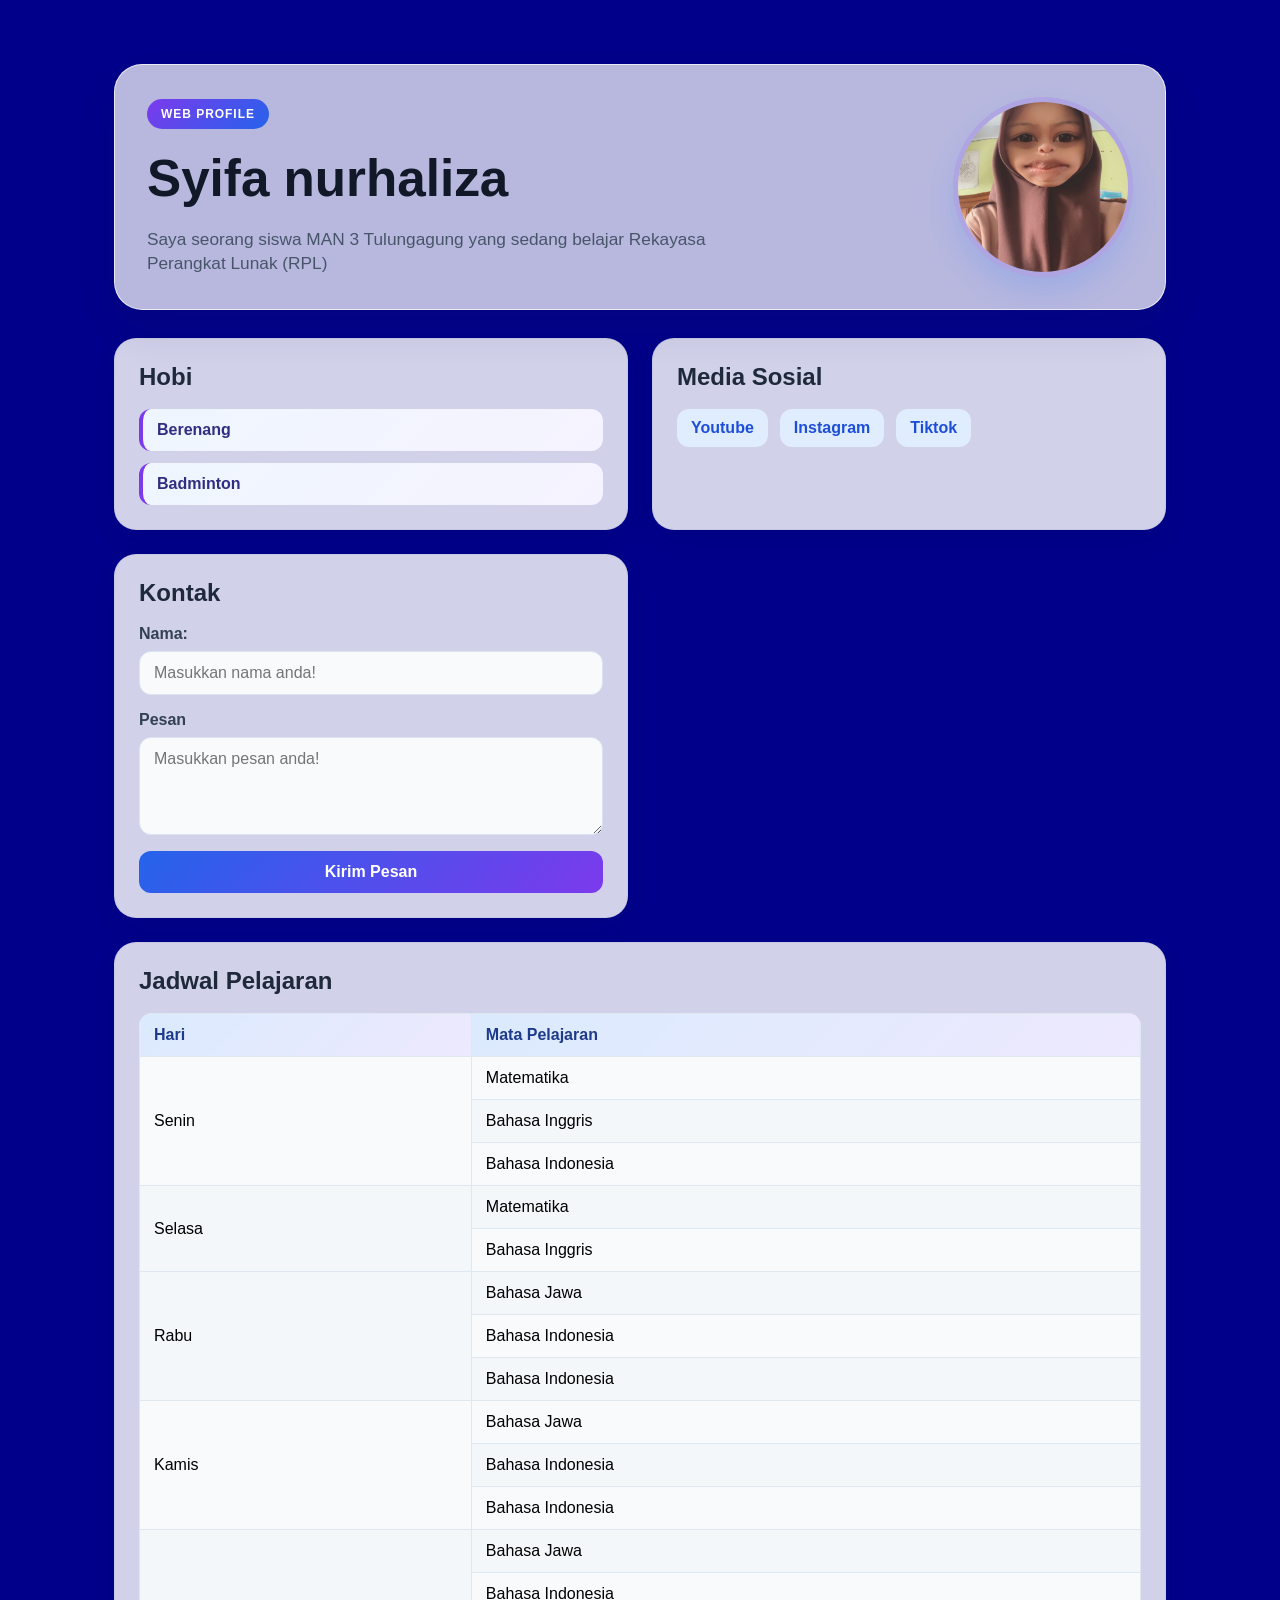
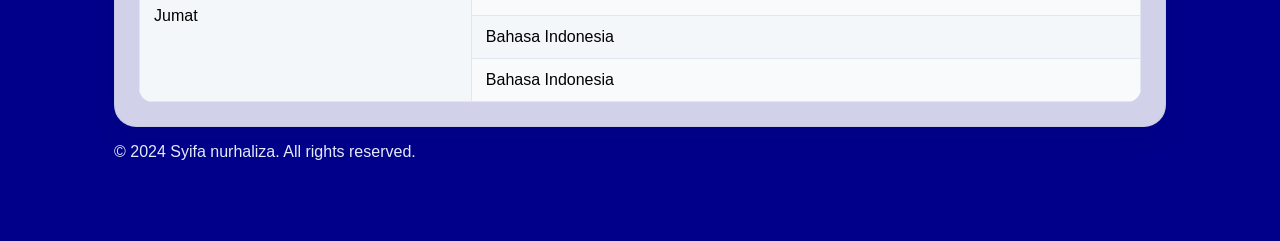
<file: index.html>
<!doctype html>
<html lang="en">
  <head>
    <meta charset="UTF-8" />
    <meta name="viewport" content="width=device-width, initial-scale=1.0" />
    <title>Web Profile</title>
    <link rel="stylesheet" href="style.css" />
  </head>

  <body class="page">
    <header class="hero">
      <div class="profile-content">
        <span class="badge">Web Profile</span>
        <h1 id="text1" class="judul judul-besar">Syifa nurhaliza</h1>
        <p id="text2" class="judul">
          Saya seorang siswa MAN 3 Tulungagung yang sedang belajar Rekayasa
          Perangkat Lunak (RPL)
        </p>
      </div>
      <img class="profile-photo" src="IMG_7363.jpeg" alt="photo profile" />
    </header>

    <main class="content-grid">
      <section class="card">
        <h2>Hobi</h2>
        <ul class="hobby-list">
          <li>Berenang</li>
          <li>Badminton</li>
        </ul>
      </section>

      <section class="card">
        <h2>Media Sosial</h2>
        <div class="social-links">
          <a href="#"> Youtube </a>
          <a href="syfaaa.hlza">Instagram</a>
          <a href="syfaa.nhlza">Tiktok</a>
        </div>
      </section>

      <section class="card form-card">
        <h2>Kontak</h2>
        <form>
          <div class="field-group">
            <label>Nama:</label>
            <input type="text" placeholder="Masukkan nama anda!" />
          </div>
          <div class="field-group">
            <label>Pesan</label>
            <textarea rows="4" placeholder="Masukkan pesan anda!"></textarea>
          </div>
          <button type="submit">Kirim Pesan</button>
        </form>
      </section>

      <section class="card schedule-card">
        <h2>Jadwal Pelajaran</h2>
        <table>
          <thead>
            <tr>
              <th>Hari</th>
              <th>Mata Pelajaran</th>
            </tr>
          </thead>
          <tbody>
            <tr>
              <td rowspan="3">Senin</td>
              <td>Matematika</td>
            </tr>
            <tr>
              <td>Bahasa Inggris</td>
            </tr>
            <tr>
              <td>Bahasa Indonesia</td>
            </tr>
            <tr>
              <td rowspan="2">Selasa</td>
              <td>Matematika</td>
            </tr>
            <tr>
              <td>Bahasa Inggris</td>
            </tr>
            <tr>
              <td rowspan="3">Rabu</td>
              <td>Bahasa Jawa</td>
            </tr>
            <tr>
              <td>Bahasa Indonesia</td>
            </tr>
            <tr>
              <td>Bahasa Indonesia</td>
            </tr>
            <tr>
              <td rowspan="3">Kamis</td>
              <td>Bahasa Jawa</td>
            </tr>
            <tr>
              <td>Bahasa Indonesia</td>
            </tr>
            <tr>
              <td>Bahasa Indonesia</td>
            </tr>
            <tr>
              <td rowspan="4">Jumat</td>
              <td>Bahasa Jawa</td>
            </tr>
            <tr>
              <td>Bahasa Indonesia</td>
            </tr>
            <tr>
              <td>Bahasa Indonesia</td>
            </tr>
            <tr>
              <td>Bahasa Indonesia</td>
            </tr>
          </tbody>
        </table>
      </section>
    </main>
    <footer class="footer">
      <p>&copy; 2024 Syifa nurhaliza. All rights reserved.</p>
    </footer>
  </body>
</html>
</file>
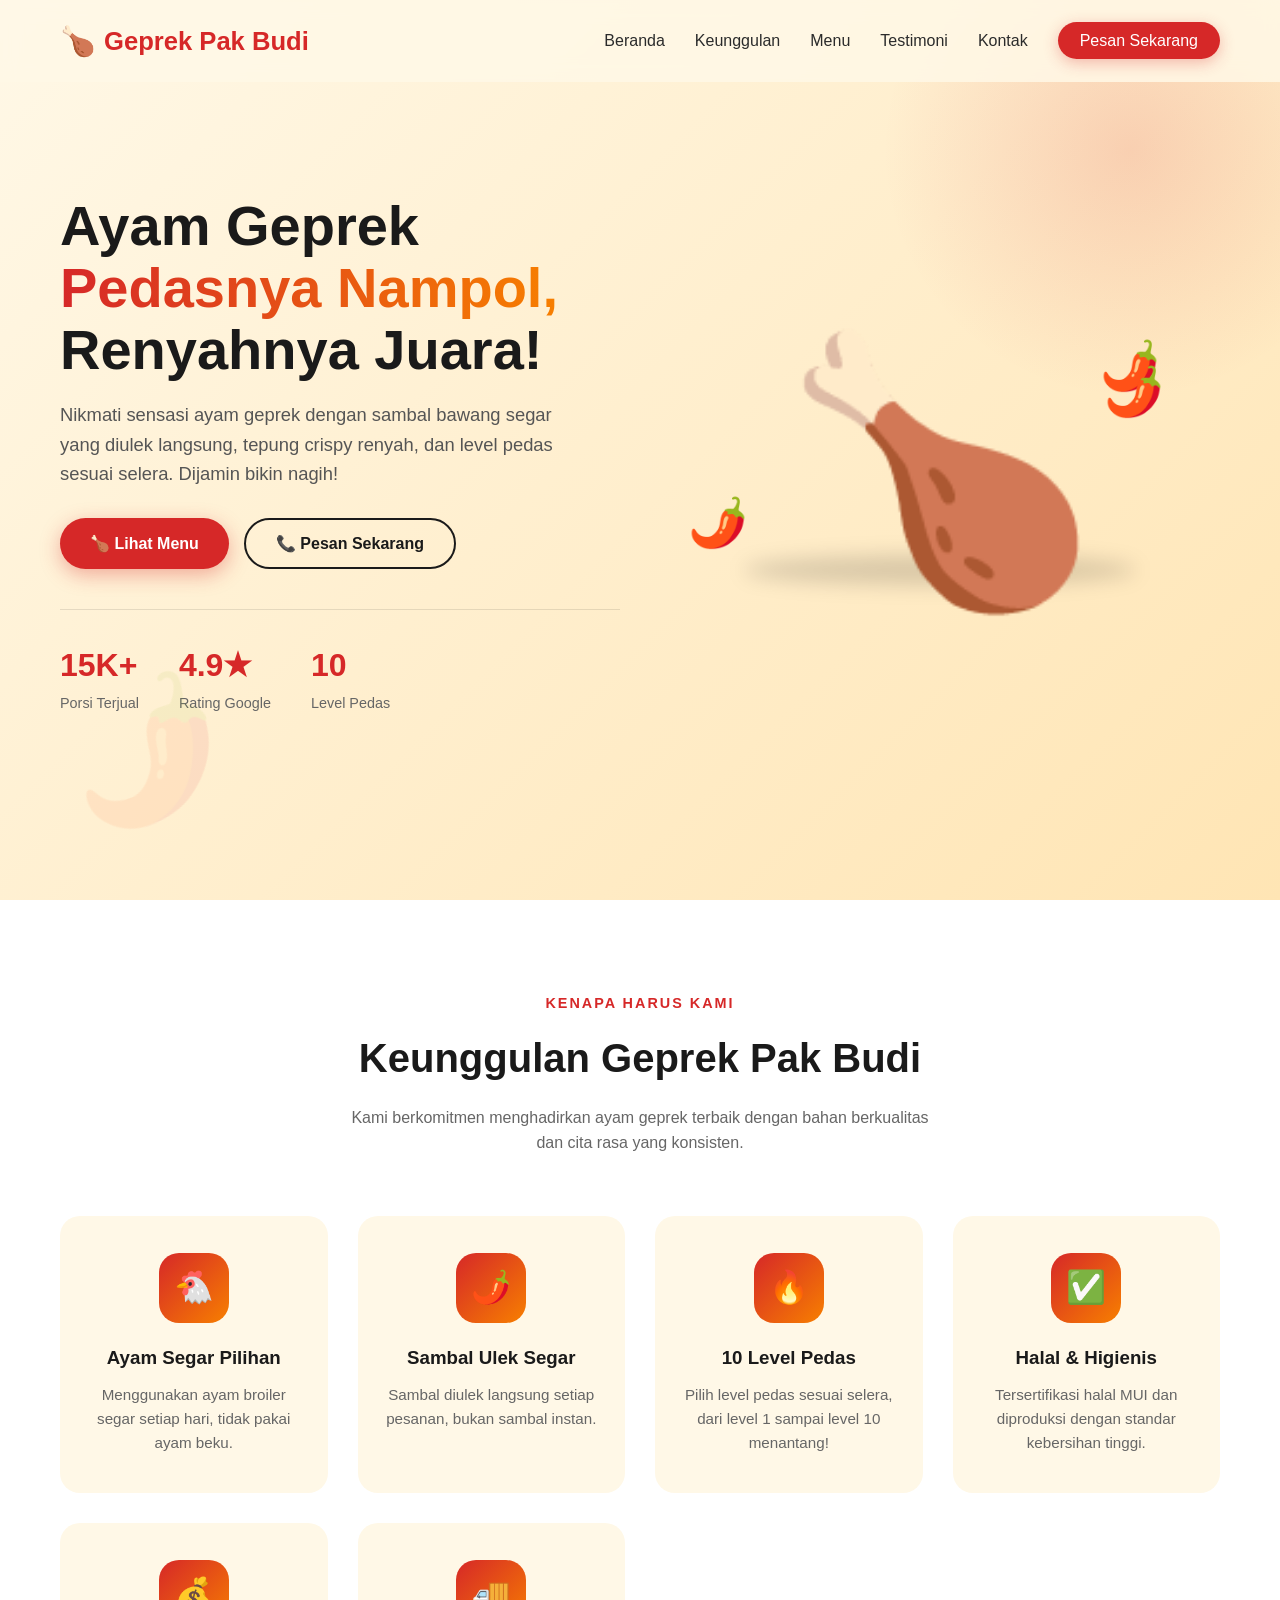
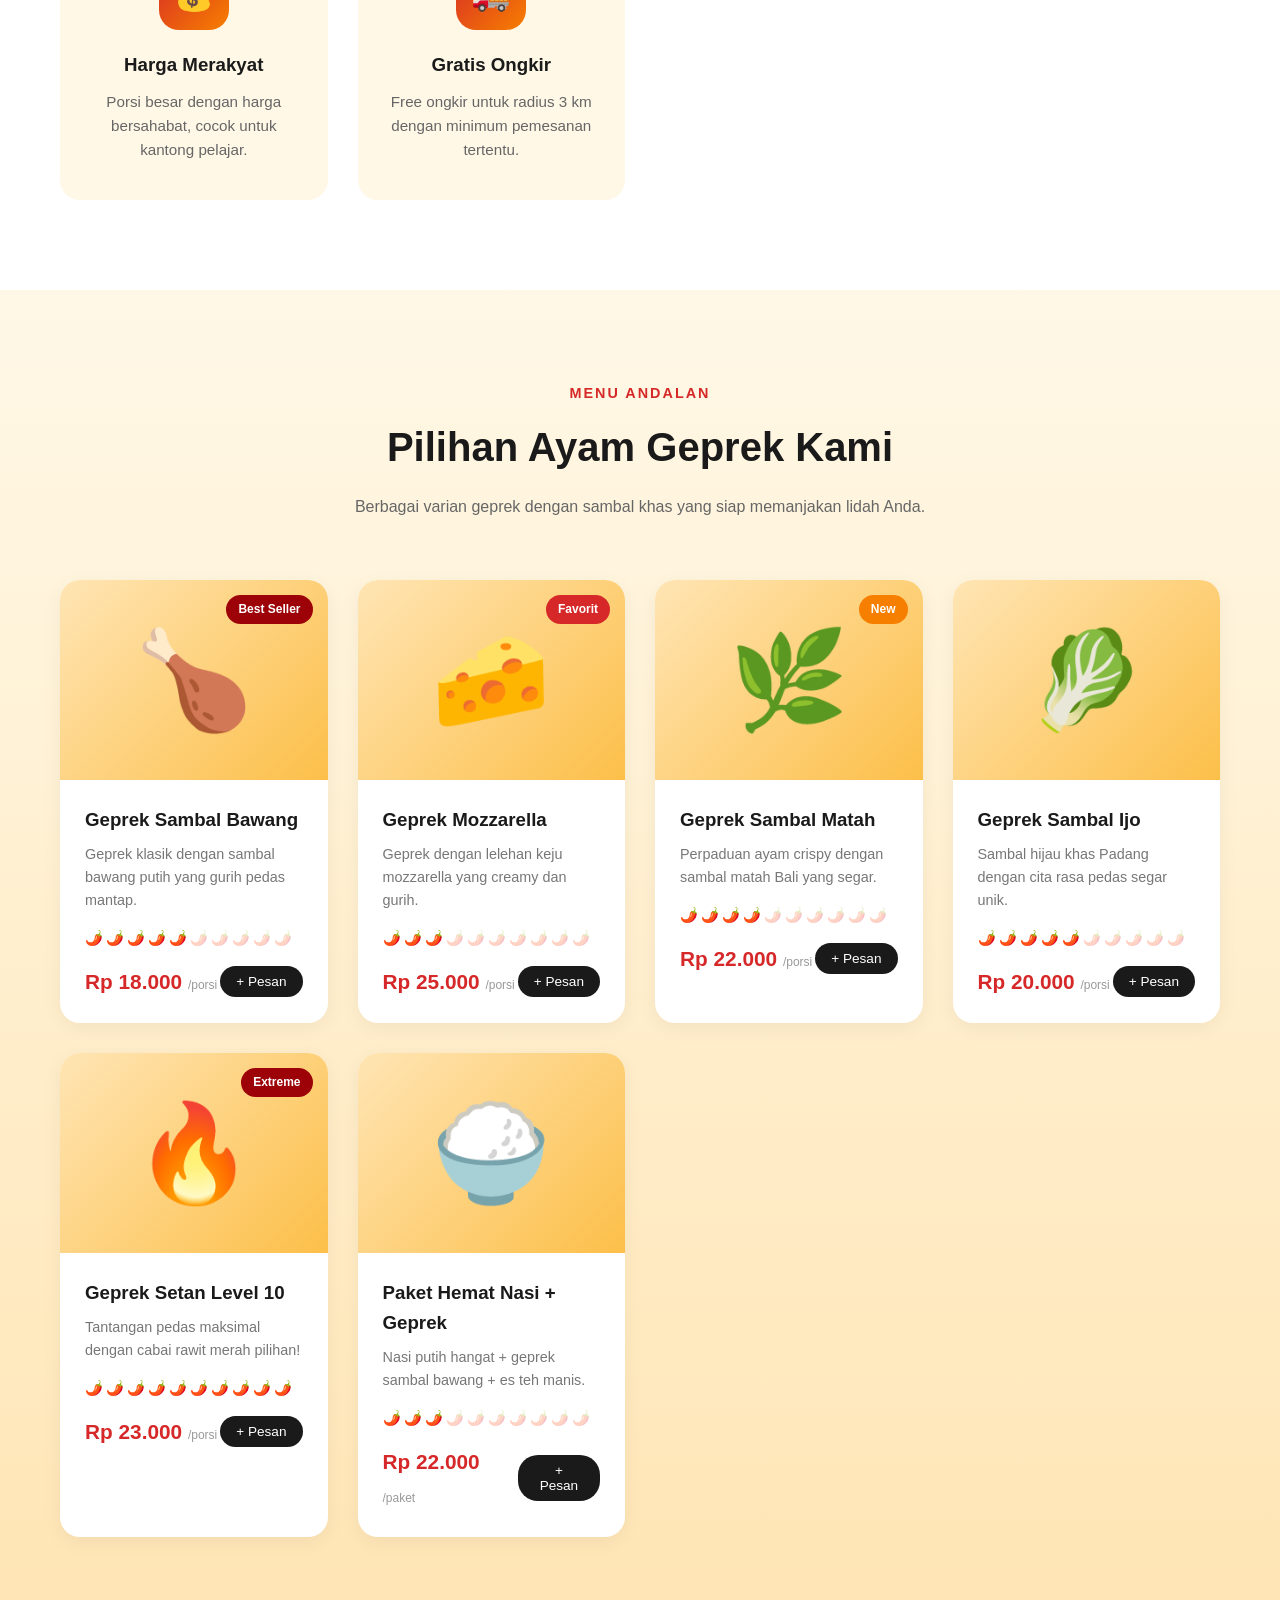
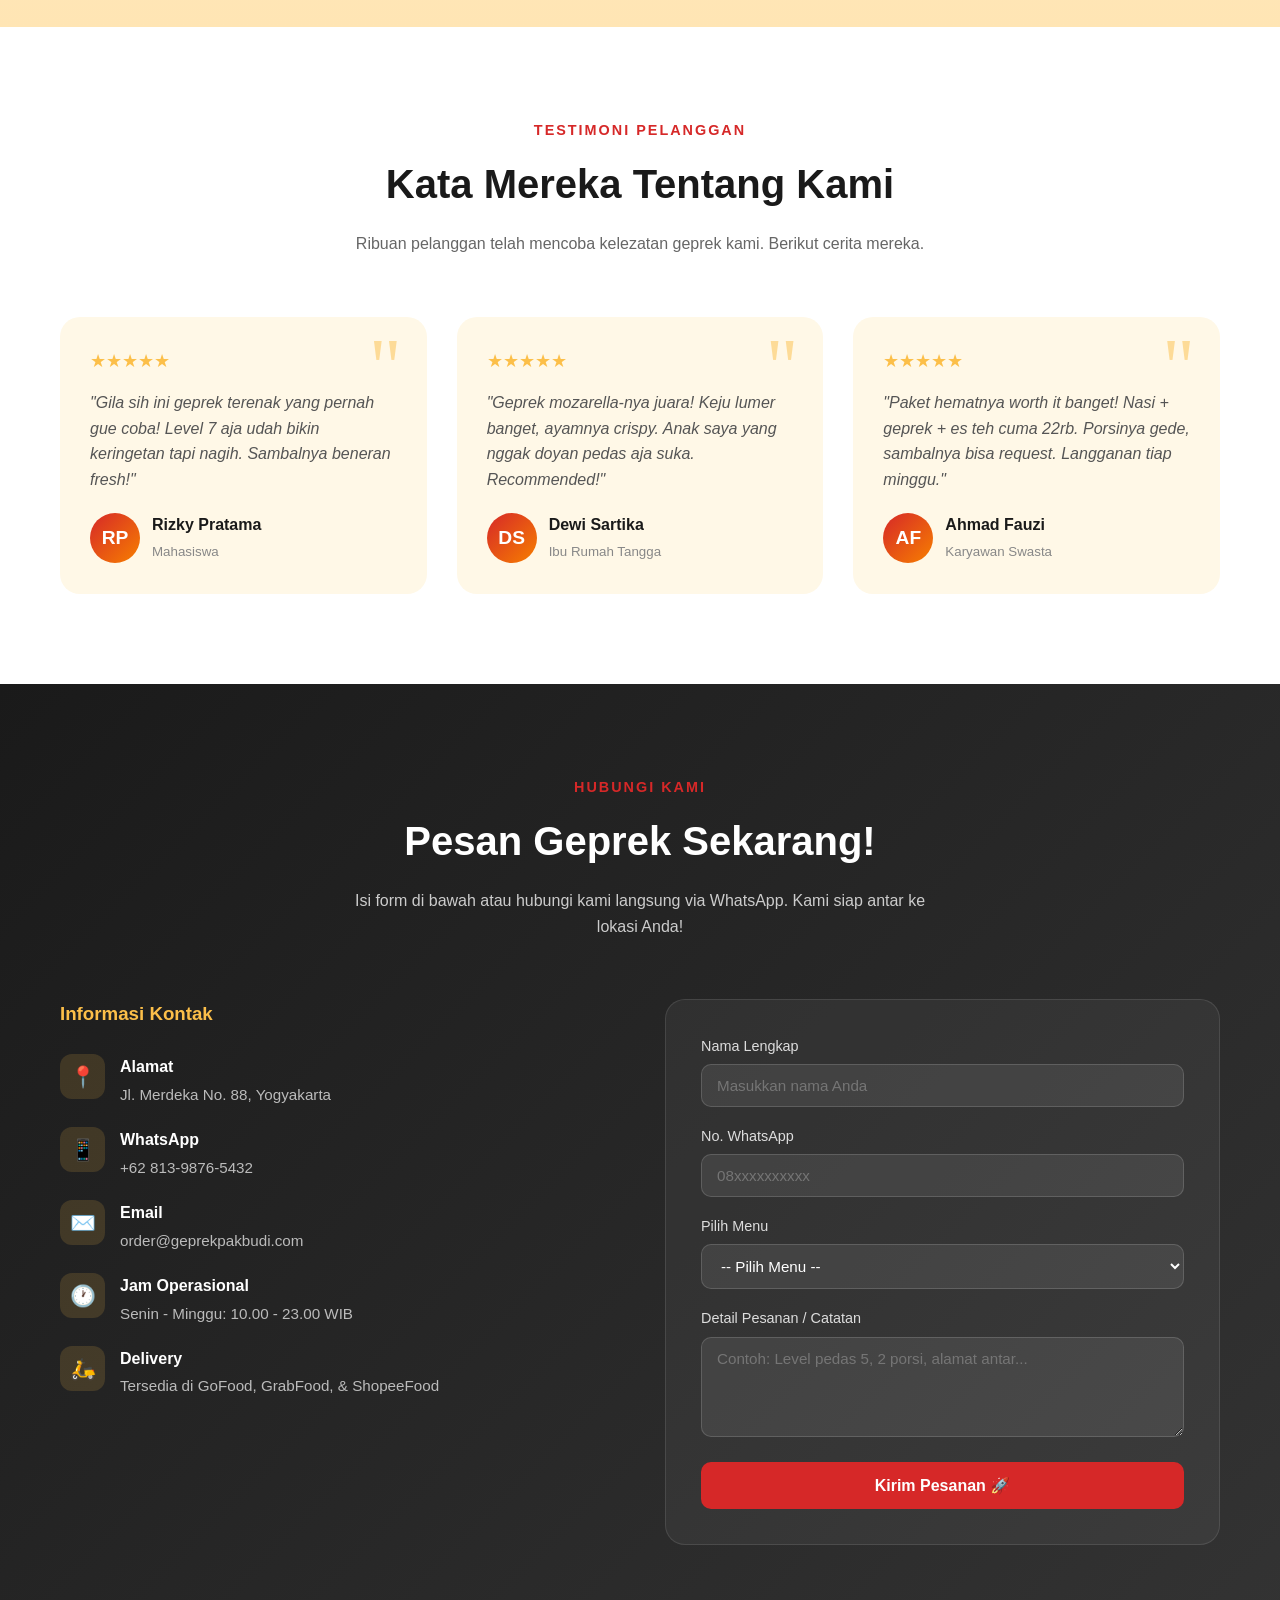
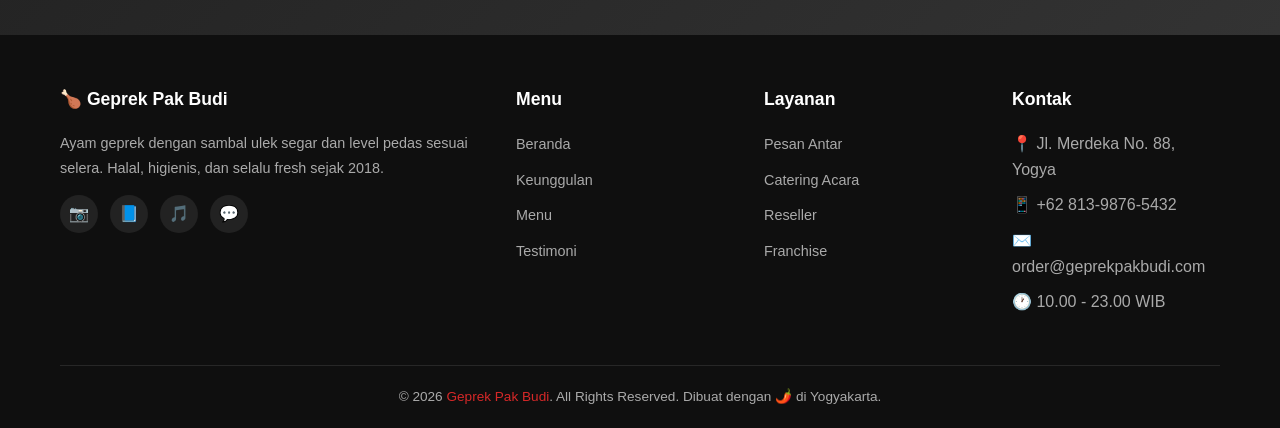
<file: Landing Page/index.html>
<!DOCTYPE html>
<html lang="id">
<head>
<meta charset="UTF-8" />
<meta name="viewport" content="width=device-width, initial-scale=1.0"/>
<title>Geprek Pak Budi - Pedasnya Nampol, Renyahnya Juara!</title>
<style>
  /* ============ RESET & BASE ============ */
  * { margin: 0; padding: 0; box-sizing: border-box; }
  html { scroll-behavior: smooth; }
  body {
    font-family: 'Segoe UI', Tahoma, sans-serif;
    color: #2b2b2b;
    line-height: 1.6;
    background: #fff8e7;
    overflow-x: hidden;
  }
  a { text-decoration: none; color: inherit; }
  ul { list-style: none; }
  img { max-width: 100%; display: block; }

  :root {
    --primary: #d62828;
    --secondary: #fcbf49;
    --dark: #1a1a1a;
    --light: #fff8e7;
    --accent: #f77f00;
    --shadow: 0 10px 30px rgba(214,40,40,.15);
  }

  .container { max-width: 1200px; margin: 0 auto; padding: 0 20px; }

  /* ============ NAVBAR ============ */
  .navbar {
    position: fixed; top: 0; left: 0; width: 100%;
    padding: 18px 0;
    background: rgba(255,248,231,.85);
    backdrop-filter: blur(10px);
    z-index: 1000;
    transition: all .3s ease;
  }
  .navbar.scrolled {
    padding: 12px 0;
    background: rgba(255,248,231,.98);
    box-shadow: 0 2px 20px rgba(0,0,0,.08);
  }
  .nav-wrap {
    display: flex; justify-content: space-between; align-items: center;
  }
  .logo {
    font-size: 1.6rem; font-weight: 800;
    color: var(--primary);
    display: flex; align-items: center; gap: 8px;
  }
  .logo span { font-size: 1.8rem; }
  .nav-links { display: flex; gap: 30px; }
  .nav-links a {
    font-weight: 500; position: relative;
    transition: color .3s;
  }
  .nav-links a::after {
    content: ''; position: absolute; bottom: -5px; left: 0;
    width: 0; height: 2px; background: var(--primary);
    transition: width .3s;
  }
  .nav-links a:hover { color: var(--primary); }
  .nav-links a:hover::after { width: 100%; }
  .btn-cta {
    background: var(--primary); color: #fff !important;
    padding: 10px 22px; border-radius: 30px;
    font-weight: 600; transition: all .3s;
    box-shadow: 0 4px 15px rgba(214,40,40,.3);
  }
  .btn-cta:hover {
    background: #9d0208; transform: translateY(-2px);
    box-shadow: 0 6px 20px rgba(214,40,40,.4);
  }
  .hamburger {
    display: none; flex-direction: column; gap: 5px;
    cursor: pointer; background: none; border: none;
  }
  .hamburger span {
    width: 25px; height: 3px; background: var(--dark);
    transition: all .3s; border-radius: 2px;
  }
  .hamburger.active span:nth-child(1) { transform: translateY(8px) rotate(45deg); }
  .hamburger.active span:nth-child(2) { opacity: 0; }
  .hamburger.active span:nth-child(3) { transform: translateY(-8px) rotate(-45deg); }

  /* ============ HERO ============ */
  .hero {
    min-height: 100vh;
    display: flex; align-items: center;
    background: linear-gradient(135deg, #fff8e7 0%, #ffe5b4 100%);
    position: relative; overflow: hidden;
    padding: 100px 0 60px;
  }
  .hero::before {
    content: ''; position: absolute;
    width: 500px; height: 500px; border-radius: 50%;
    background: radial-gradient(circle, rgba(214,40,40,.15), transparent 70%);
    top: -100px; right: -100px;
  }
  .hero::after {
    content: '🌶️'; position: absolute;
    font-size: 8rem; opacity: .08;
    bottom: 5%; left: 5%;
    transform: rotate(-20deg);
  }
  .hero-grid {
    display: grid; grid-template-columns: 1fr 1fr;
    gap: 40px; align-items: center;
  }
  .hero-text h1 {
    font-size: 3.5rem; line-height: 1.1;
    color: var(--dark); margin-bottom: 20px;
  }
  .hero-text h1 span {
    color: var(--primary);
    background: linear-gradient(90deg, var(--primary), var(--accent));
    -webkit-background-clip: text;
    -webkit-text-fill-color: transparent;
    background-clip: text;
  }
  .hero-text p {
    font-size: 1.15rem; color: #555;
    margin-bottom: 30px; max-width: 500px;
  }
  .hero-buttons { display: flex; gap: 15px; flex-wrap: wrap; }
  .btn-primary, .btn-secondary {
    padding: 14px 30px; border-radius: 30px;
    font-weight: 600; cursor: pointer; border: none;
    font-size: 1rem; transition: all .3s;
    display: inline-flex; align-items: center; gap: 8px;
  }
  .btn-primary {
    background: var(--primary); color: #fff;
    box-shadow: 0 6px 20px rgba(214,40,40,.35);
  }
  .btn-primary:hover { background: #9d0208; transform: translateY(-3px); }
  .btn-secondary {
    background: transparent; color: var(--dark);
    border: 2px solid var(--dark);
  }
  .btn-secondary:hover { background: var(--dark); color: #fff; }

  .hero-image {
    position: relative; text-align: center;
    font-size: 16rem; line-height: 1;
    animation: float 4s ease-in-out infinite;
  }
  .hero-image .chili {
    position: absolute; font-size: 3rem;
    animation: spin 8s linear infinite;
  }
  .hero-image .chili:nth-child(2) { top: 10%; right: 10%; animation-delay: 0s; }
  .hero-image .chili:nth-child(3) { bottom: 20%; left: 5%; animation-delay: -2s; }
  .hero-image .chili:nth-child(4) { top: 50%; right: 0; animation-delay: -4s; font-size: 2rem; }
  .hero-image::after {
    content: ''; position: absolute;
    bottom: 5%; left: 50%; transform: translateX(-50%);
    width: 70%; height: 30px; border-radius: 50%;
    background: rgba(0,0,0,.15); filter: blur(10px);
    z-index: -1;
  }
  @keyframes float {
    0%,100% { transform: translateY(0); }
    50% { transform: translateY(-20px); }
  }
  @keyframes spin {
    0% { transform: rotate(0deg) translateY(0); }
    50% { transform: rotate(180deg) translateY(-10px); }
    100% { transform: rotate(360deg) translateY(0); }
  }

  .hero-stats {
    display: flex; gap: 40px; margin-top: 40px;
    padding-top: 30px; border-top: 1px solid rgba(0,0,0,.1);
  }
  .stat h3 { font-size: 2rem; color: var(--primary); }
  .stat p { font-size: .9rem; color: #666; }

  /* ============ SECTION COMMON ============ */
  section { padding: 90px 0; }
  .section-title { text-align: center; margin-bottom: 60px; }
  .section-title small {
    color: var(--primary); font-weight: 600;
    letter-spacing: 2px; text-transform: uppercase;
    font-size: .9rem;
  }
  .section-title h2 {
    font-size: 2.5rem; margin-top: 10px;
    color: var(--dark);
  }
  .section-title p {
    max-width: 600px; margin: 15px auto 0;
    color: #666;
  }

  /* ============ KEUNGGULAN ============ */
  .keunggulan { background: #fff; }
  .keunggulan-grid {
    display: grid;
    grid-template-columns: repeat(auto-fit, minmax(240px, 1fr));
    gap: 30px;
  }
  .keunggulan-card {
    background: var(--light);
    padding: 35px 25px; border-radius: 20px;
    text-align: center; transition: all .4s;
    border: 2px solid transparent;
  }
  .keunggulan-card:hover {
    transform: translateY(-10px);
    border-color: var(--secondary);
    box-shadow: var(--shadow);
  }
  .keunggulan-icon {
    width: 70px; height: 70px;
    background: linear-gradient(135deg, var(--primary), var(--accent));
    border-radius: 20px;
    display: flex; align-items: center; justify-content: center;
    font-size: 2rem; margin: 0 auto 20px;
    color: #fff;
  }
  .keunggulan-card h3 { margin-bottom: 10px; color: var(--dark); }
  .keunggulan-card p { color: #666; font-size: .95rem; }

  /* ============ PRODUK ============ */
  .produk { background: linear-gradient(180deg, #fff8e7 0%, #ffe5b4 100%); }
  .produk-grid {
    display: grid;
    grid-template-columns: repeat(auto-fit, minmax(260px, 1fr));
    gap: 30px;
  }
  .produk-card {
    background: #fff; border-radius: 20px;
    overflow: hidden; transition: all .4s;
    box-shadow: 0 5px 20px rgba(0,0,0,.05);
    position: relative;
  }
  .produk-card:hover {
    transform: translateY(-10px);
    box-shadow: 0 15px 40px rgba(214,40,40,.15);
  }
  .produk-img {
    height: 200px;
    background: linear-gradient(135deg, #ffe5b4, #fcbf49);
    display: flex; align-items: center; justify-content: center;
    font-size: 6rem; position: relative;
  }
  .produk-badge {
    position: absolute; top: 15px; right: 15px;
    background: var(--primary); color: #fff;
    padding: 5px 12px; border-radius: 20px;
    font-size: .75rem; font-weight: 600;
  }
  .produk-badge.new { background: var(--accent); }
  .produk-badge.hot { background: #9d0208; }
  .produk-info { padding: 25px; }
  .produk-info h3 { margin-bottom: 8px; color: var(--dark); }
  .produk-info .desc { color: #777; font-size: .9rem; margin-bottom: 15px; }
  .level-indicator {
    display: flex; gap: 3px; margin-bottom: 15px;
  }
  .level-indicator .chili-small {
    font-size: .9rem;
  }
  .level-indicator .chili-small.off { opacity: .25; }
  .produk-footer {
    display: flex; justify-content: space-between; align-items: center;
  }
  .produk-price { font-size: 1.3rem; font-weight: 700; color: var(--primary); }
  .produk-price small { font-size: .75rem; color: #999; font-weight: 400; }
  .btn-add {
    background: var(--dark); color: #fff;
    border: none; padding: 8px 16px;
    border-radius: 20px; cursor: pointer;
    font-size: .85rem; transition: all .3s;
  }
  .btn-add:hover { background: var(--primary); }

  /* ============ TESTIMONI ============ */
  .testimoni { background: #fff; }
  .testi-grid {
    display: grid;
    grid-template-columns: repeat(auto-fit, minmax(280px, 1fr));
    gap: 30px;
  }
  .testi-card {
    background: var(--light);
    padding: 30px; border-radius: 20px;
    position: relative; transition: all .3s;
  }
  .testi-card:hover { transform: translateY(-5px); box-shadow: var(--shadow); }
  .testi-card::before {
    content: '"'; position: absolute;
    top: 10px; right: 25px;
    font-size: 5rem; color: var(--secondary);
    font-family: Georgia, serif; line-height: 1;
    opacity: .5;
  }
  .testi-stars { color: var(--secondary); margin-bottom: 15px; font-size: 1.1rem; }
  .testi-text { color: #555; margin-bottom: 20px; font-style: italic; }
  .testi-user { display: flex; align-items: center; gap: 12px; }
  .testi-avatar {
    width: 50px; height: 50px; border-radius: 50%;
    background: linear-gradient(135deg, var(--primary), var(--accent));
    display: flex; align-items: center; justify-content: center;
    color: #fff; font-weight: 700; font-size: 1.2rem;
  }
  .testi-user h4 { color: var(--dark); font-size: 1rem; }
  .testi-user small { color: #888; }

  /* ============ KONTAK ============ */
  .kontak {
    background: linear-gradient(135deg, var(--dark) 0%, #333 100%);
    color: #fff;
  }
  .kontak .section-title h2 { color: #fff; }
  .kontak .section-title p { color: #ccc; }
  .kontak-grid {
    display: grid; grid-template-columns: 1fr 1fr;
    gap: 50px;
  }
  .kontak-info h3 { margin-bottom: 25px; color: var(--secondary); }
  .kontak-item {
    display: flex; gap: 15px; margin-bottom: 20px;
    align-items: flex-start;
  }
  .kontak-item .icon {
    width: 45px; height: 45px; border-radius: 12px;
    background: rgba(252,191,73,.15);
    display: flex; align-items: center; justify-content: center;
    font-size: 1.3rem; flex-shrink: 0;
  }
  .kontak-item h4 { color: #fff; margin-bottom: 3px; }
  .kontak-item p { color: #bbb; font-size: .95rem; }

  .kontak-form {
    background: rgba(255,255,255,.05);
    padding: 35px; border-radius: 20px;
    border: 1px solid rgba(255,255,255,.1);
  }
  .form-group { margin-bottom: 18px; }
  .form-group label {
    display: block; margin-bottom: 6px;
    font-size: .9rem; color: #ddd;
  }
  .form-group input, .form-group select, .form-group textarea {
    width: 100%; padding: 12px 15px;
    background: rgba(255,255,255,.08);
    border: 1px solid rgba(255,255,255,.15);
    border-radius: 10px; color: #fff;
    font-family: inherit; font-size: .95rem;
    transition: all .3s;
  }
  .form-group select option { background: var(--dark); color: #fff; }
  .form-group input:focus, .form-group select:focus, .form-group textarea:focus {
    outline: none; border-color: var(--secondary);
    background: rgba(255,255,255,.12);
  }
  .form-group textarea { resize: vertical; min-height: 100px; }
  .form-group .error { color: #ff6b6b; font-size: .8rem; margin-top: 5px; display: none; }
  .form-group.invalid .error { display: block; }
  .form-group.invalid input, .form-group.invalid select, .form-group.invalid textarea { border-color: #ff6b6b; }
  .btn-submit {
    width: 100%; padding: 14px;
    background: var(--primary); color: #fff;
    border: none; border-radius: 10px;
    font-weight: 600; cursor: pointer;
    font-size: 1rem; transition: all .3s;
  }
  .btn-submit:hover { background: #9d0208; }
  .form-success {
    display: none; padding: 15px;
    background: rgba(46,204,113,.15);
    border: 1px solid #2ecc71;
    border-radius: 10px; color: #2ecc71;
    text-align: center; margin-top: 15px;
  }
  .form-success.show { display: block; }

  /* ============ FOOTER ============ */
  footer {
    background: #0f0f0f; color: #aaa;
    padding: 50px 0 20px;
  }
  .footer-grid {
    display: grid;
    grid-template-columns: 2fr 1fr 1fr 1fr;
    gap: 40px; margin-bottom: 40px;
  }
  .footer-col h4 {
    color: #fff; margin-bottom: 18px;
    font-size: 1.1rem;
  }
  .footer-col p { font-size: .9rem; line-height: 1.7; }
  .footer-col ul li { margin-bottom: 10px; }
  .footer-col ul li a {
    font-size: .9rem; transition: color .3s;
  }
  .footer-col ul li a:hover { color: var(--secondary); }
  .social-links { display: flex; gap: 12px; margin-top: 15px; }
  .social-links a {
    width: 38px; height: 38px; border-radius: 50%;
    background: rgba(255,255,255,.08);
    display: flex; align-items: center; justify-content: center;
    transition: all .3s; font-size: 1rem;
  }
  .social-links a:hover {
    background: var(--primary); color: #fff;
    transform: translateY(-3px);
  }
  .footer-bottom {
    border-top: 1px solid rgba(255,255,255,.1);
    padding-top: 20px; text-align: center;
    font-size: .85rem;
  }
  .footer-bottom span { color: var(--primary); }

  /* ============ ANIMATIONS ============ */
  .fade-in {
    opacity: 0; transform: translateY(30px);
    transition: all .8s ease;
  }
  .fade-in.visible { opacity: 1; transform: translateY(0); }

  /* ============ RESPONSIVE ============ */
  @media (max-width: 900px) {
    .hero-grid, .kontak-grid { grid-template-columns: 1fr; }
    .hero-text h1 { font-size: 2.5rem; }
    .hero-image { font-size: 11rem; }
    .footer-grid { grid-template-columns: 1fr 1fr; }
  }
  @media (max-width: 768px) {
    .nav-links {
      position: fixed; top: 70px; right: -100%;
      flex-direction: column; background: #fff;
      width: 70%; height: 100vh;
      padding: 40px 30px; gap: 20px;
      box-shadow: -5px 0 20px rgba(0,0,0,.1);
      transition: right .4s ease;
    }
    .nav-links.active { right: 0; }
    .hamburger { display: flex; }
    .section-title h2 { font-size: 2rem; }
    .hero-stats { flex-wrap: wrap; gap: 20px; }
  }
  @media (max-width: 500px) {
    .footer-grid { grid-template-columns: 1fr; }
    .hero-text h1 { font-size: 2rem; }
    .hero-image { font-size: 8rem; }
  }
</style>
</head>
<body>

<!-- ============ NAVBAR ============ -->
<nav class="navbar" id="navbar">
  <div class="container nav-wrap">
    <a href="#home" class="logo"><span>🍗</span> Geprek Pak Budi</a>
    <ul class="nav-links" id="navLinks">
      <li><a href="#home">Beranda</a></li>
      <li><a href="#keunggulan">Keunggulan</a></li>
      <li><a href="#produk">Menu</a></li>
      <li><a href="#testimoni">Testimoni</a></li>
      <li><a href="#kontak">Kontak</a></li>
      <li><a href="#kontak" class="btn-cta">Pesan Sekarang</a></li>
    </ul>
    <button class="hamburger" id="hamburger" aria-label="Menu">
      <span></span><span></span><span></span>
    </button>
  </div>
</nav>

<!-- ============ HERO ============ -->
<section class="hero" id="home">
  <div class="container hero-grid">
    <div class="hero-text fade-in">
      <h1>Ayam Geprek <span>Pedasnya Nampol,</span> Renyahnya Juara!</h1>
      <p>Nikmati sensasi ayam geprek dengan sambal bawang segar yang diulek langsung, tepung crispy renyah, dan level pedas sesuai selera. Dijamin bikin nagih!</p>
      <div class="hero-buttons">
        <button class="btn-primary" onclick="document.getElementById('produk').scrollIntoView()">🍗 Lihat Menu</button>
        <button class="btn-secondary" onclick="document.getElementById('kontak').scrollIntoView()">📞 Pesan Sekarang</button>
      </div>
      <div class="hero-stats">
        <div class="stat"><h3>15K+</h3><p>Porsi Terjual</p></div>
        <div class="stat"><h3>4.9★</h3><p>Rating Google</p></div>
        <div class="stat"><h3>10</h3><p>Level Pedas</p></div>
      </div>
    </div>
    <div class="hero-image fade-in">
      🍗
      <span class="chili">🌶️</span>
      <span class="chili">🌶️</span>
      <span class="chili">🌶️</span>
    </div>
  </div>
</section>

<!-- ============ KEUNGGULAN ============ -->
<section class="keunggulan" id="keunggulan">
  <div class="container">
    <div class="section-title fade-in">
      <small>Kenapa Harus Kami</small>
      <h2>Keunggulan Geprek Pak Budi</h2>
      <p>Kami berkomitmen menghadirkan ayam geprek terbaik dengan bahan berkualitas dan cita rasa yang konsisten.</p>
    </div>
    <div class="keunggulan-grid">
      <div class="keunggulan-card fade-in">
        <div class="keunggulan-icon">🐔</div>
        <h3>Ayam Segar Pilihan</h3>
        <p>Menggunakan ayam broiler segar setiap hari, tidak pakai ayam beku.</p>
      </div>
      <div class="keunggulan-card fade-in">
        <div class="keunggulan-icon">🌶️</div>
        <h3>Sambal Ulek Segar</h3>
        <p>Sambal diulek langsung setiap pesanan, bukan sambal instan.</p>
      </div>
      <div class="keunggulan-card fade-in">
        <div class="keunggulan-icon">🔥</div>
        <h3>10 Level Pedas</h3>
        <p>Pilih level pedas sesuai selera, dari level 1 sampai level 10 menantang!</p>
      </div>
      <div class="keunggulan-card fade-in">
        <div class="keunggulan-icon">✅</div>
        <h3>Halal & Higienis</h3>
        <p>Tersertifikasi halal MUI dan diproduksi dengan standar kebersihan tinggi.</p>
      </div>
      <div class="keunggulan-card fade-in">
        <div class="keunggulan-icon">💰</div>
        <h3>Harga Merakyat</h3>
        <p>Porsi besar dengan harga bersahabat, cocok untuk kantong pelajar.</p>
      </div>
      <div class="keunggulan-card fade-in">
        <div class="keunggulan-icon">🚚</div>
        <h3>Gratis Ongkir</h3>
        <p>Free ongkir untuk radius 3 km dengan minimum pemesanan tertentu.</p>
      </div>
    </div>
  </div>
</section>

<!-- ============ PRODUK ============ -->
<section class="produk" id="produk">
  <div class="container">
    <div class="section-title fade-in">
      <small>Menu Andalan</small>
      <h2>Pilihan Ayam Geprek Kami</h2>
      <p>Berbagai varian geprek dengan sambal khas yang siap memanjakan lidah Anda.</p>
    </div>
    <div class="produk-grid">
      <div class="produk-card fade-in">
        <div class="produk-img">🍗<span class="produk-badge hot">Best Seller</span></div>
        <div class="produk-info">
          <h3>Geprek Sambal Bawang</h3>
          <p class="desc">Geprek klasik dengan sambal bawang putih yang gurih pedas mantap.</p>
          <div class="level-indicator">
            <span class="chili-small">🌶️</span><span class="chili-small">🌶️</span>
            <span class="chili-small">🌶️</span><span class="chili-small">🌶️</span>
            <span class="chili-small">🌶️</span><span class="chili-small off">🌶️</span>
            <span class="chili-small off">🌶️</span><span class="chili-small off">🌶️</span>
            <span class="chili-small off">🌶️</span><span class="chili-small off">🌶️</span>
          </div>
          <div class="produk-footer">
            <div class="produk-price">Rp 18.000 <small>/porsi</small></div>
            <button class="btn-add">+ Pesan</button>
          </div>
        </div>
      </div>
      <div class="produk-card fade-in">
        <div class="produk-img">🧀<span class="produk-badge">Favorit</span></div>
        <div class="produk-info">
          <h3>Geprek Mozzarella</h3>
          <p class="desc">Geprek dengan lelehan keju mozzarella yang creamy dan gurih.</p>
          <div class="level-indicator">
            <span class="chili-small">🌶️</span><span class="chili-small">🌶️</span>
            <span class="chili-small">🌶️</span><span class="chili-small off">🌶️</span>
            <span class="chili-small off">🌶️</span><span class="chili-small off">🌶️</span>
            <span class="chili-small off">🌶️</span><span class="chili-small off">🌶️</span>
            <span class="chili-small off">🌶️</span><span class="chili-small off">🌶️</span>
          </div>
          <div class="produk-footer">
            <div class="produk-price">Rp 25.000 <small>/porsi</small></div>
            <button class="btn-add">+ Pesan</button>
          </div>
        </div>
      </div>
      <div class="produk-card fade-in">
        <div class="produk-img">🌿<span class="produk-badge new">New</span></div>
        <div class="produk-info">
          <h3>Geprek Sambal Matah</h3>
          <p class="desc">Perpaduan ayam crispy dengan sambal matah Bali yang segar.</p>
          <div class="level-indicator">
            <span class="chili-small">🌶️</span><span class="chili-small">🌶️</span>
            <span class="chili-small">🌶️</span><span class="chili-small">🌶️</span>
            <span class="chili-small off">🌶️</span><span class="chili-small off">🌶️</span>
            <span class="chili-small off">🌶️</span><span class="chili-small off">🌶️</span>
            <span class="chili-small off">🌶️</span><span class="chili-small off">🌶️</span>
          </div>
          <div class="produk-footer">
            <div class="produk-price">Rp 22.000 <small>/porsi</small></div>
            <button class="btn-add">+ Pesan</button>
          </div>
        </div>
      </div>
      <div class="produk-card fade-in">
        <div class="produk-img">🥬</div>
        <div class="produk-info">
          <h3>Geprek Sambal Ijo</h3>
          <p class="desc">Sambal hijau khas Padang dengan cita rasa pedas segar unik.</p>
          <div class="level-indicator">
            <span class="chili-small">🌶️</span><span class="chili-small">🌶️</span>
            <span class="chili-small">🌶️</span><span class="chili-small">🌶️</span>
            <span class="chili-small">🌶️</span><span class="chili-small off">🌶️</span>
            <span class="chili-small off">🌶️</span><span class="chili-small off">🌶️</span>
            <span class="chili-small off">🌶️</span><span class="chili-small off">🌶️</span>
          </div>
          <div class="produk-footer">
            <div class="produk-price">Rp 20.000 <small>/porsi</small></div>
            <button class="btn-add">+ Pesan</button>
          </div>
        </div>
      </div>
      <div class="produk-card fade-in">
        <div class="produk-img">🔥<span class="produk-badge hot">Extreme</span></div>
        <div class="produk-info">
          <h3>Geprek Setan Level 10</h3>
          <p class="desc">Tantangan pedas maksimal dengan cabai rawit merah pilihan!</p>
          <div class="level-indicator">
            <span class="chili-small">🌶️</span><span class="chili-small">🌶️</span>
            <span class="chili-small">🌶️</span><span class="chili-small">🌶️</span>
            <span class="chili-small">🌶️</span><span class="chili-small">🌶️</span>
            <span class="chili-small">🌶️</span><span class="chili-small">🌶️</span>
            <span class="chili-small">🌶️</span><span class="chili-small">🌶️</span>
          </div>
          <div class="produk-footer">
            <div class="produk-price">Rp 23.000 <small>/porsi</small></div>
            <button class="btn-add">+ Pesan</button>
          </div>
        </div>
      </div>
      <div class="produk-card fade-in">
        <div class="produk-img">🍚</div>
        <div class="produk-info">
          <h3>Paket Hemat Nasi + Geprek</h3>
          <p class="desc">Nasi putih hangat + geprek sambal bawang + es teh manis.</p>
          <div class="level-indicator">
            <span class="chili-small">🌶️</span><span class="chili-small">🌶️</span>
            <span class="chili-small">🌶️</span><span class="chili-small off">🌶️</span>
            <span class="chili-small off">🌶️</span><span class="chili-small off">🌶️</span>
            <span class="chili-small off">🌶️</span><span class="chili-small off">🌶️</span>
            <span class="chili-small off">🌶️</span><span class="chili-small off">🌶️</span>
          </div>
          <div class="produk-footer">
            <div class="produk-price">Rp 22.000 <small>/paket</small></div>
            <button class="btn-add">+ Pesan</button>
          </div>
        </div>
      </div>
    </div>
  </div>
</section>

<!-- ============ TESTIMONI ============ -->
<section class="testimoni" id="testimoni">
  <div class="container">
    <div class="section-title fade-in">
      <small>Testimoni Pelanggan</small>
      <h2>Kata Mereka Tentang Kami</h2>
      <p>Ribuan pelanggan telah mencoba kelezatan geprek kami. Berikut cerita mereka.</p>
    </div>
    <div class="testi-grid">
      <div class="testi-card fade-in">
        <div class="testi-stars">★★★★★</div>
        <p class="testi-text">"Gila sih ini geprek terenak yang pernah gue coba! Level 7 aja udah bikin keringetan tapi nagih. Sambalnya beneran fresh!"</p>
        <div class="testi-user">
          <div class="testi-avatar">RP</div>
          <div><h4>Rizky Pratama</h4><small>Mahasiswa</small></div>
        </div>
      </div>
      <div class="testi-card fade-in">
        <div class="testi-stars">★★★★★</div>
        <p class="testi-text">"Geprek mozarella-nya juara! Keju lumer banget, ayamnya crispy. Anak saya yang nggak doyan pedas aja suka. Recommended!"</p>
        <div class="testi-user">
          <div class="testi-avatar">DS</div>
          <div><h4>Dewi Sartika</h4><small>Ibu Rumah Tangga</small></div>
        </div>
      </div>
      <div class="testi-card fade-in">
        <div class="testi-stars">★★★★★</div>
        <p class="testi-text">"Paket hematnya worth it banget! Nasi + geprek + es teh cuma 22rb. Porsinya gede, sambalnya bisa request. Langganan tiap minggu."</p>
        <div class="testi-user">
          <div class="testi-avatar">AF</div>
          <div><h4>Ahmad Fauzi</h4><small>Karyawan Swasta</small></div>
        </div>
      </div>
    </div>
  </div>
</section>

<!-- ============ KONTAK ============ -->
<section class="kontak" id="kontak">
  <div class="container">
    <div class="section-title fade-in">
      <small>Hubungi Kami</small>
      <h2>Pesan Geprek Sekarang!</h2>
      <p>Isi form di bawah atau hubungi kami langsung via WhatsApp. Kami siap antar ke lokasi Anda!</p>
    </div>
    <div class="kontak-grid">
      <div class="kontak-info fade-in">
        <h3>Informasi Kontak</h3>
        <div class="kontak-item">
          <div class="icon">📍</div>
          <div><h4>Alamat</h4><p>Jl. Merdeka No. 88, Yogyakarta</p></div>
        </div>
        <div class="kontak-item">
          <div class="icon">📱</div>
          <div><h4>WhatsApp</h4><p>+62 813-9876-5432</p></div>
        </div>
        <div class="kontak-item">
          <div class="icon">✉️</div>
          <div><h4>Email</h4><p>order@geprekpakbudi.com</p></div>
        </div>
        <div class="kontak-item">
          <div class="icon">🕐</div>
          <div><h4>Jam Operasional</h4><p>Senin - Minggu: 10.00 - 23.00 WIB</p></div>
        </div>
        <div class="kontak-item">
          <div class="icon">🛵</div>
          <div><h4>Delivery</h4><p>Tersedia di GoFood, GrabFood, & ShopeeFood</p></div>
        </div>
      </div>

      <form class="kontak-form fade-in" id="contactForm" novalidate>
        <div class="form-group">
          <label for="nama">Nama Lengkap</label>
          <input type="text" id="nama" name="nama" placeholder="Masukkan nama Anda" required>
          <span class="error">Nama wajib diisi (min. 3 karakter)</span>
        </div>
        <div class="form-group">
          <label for="hp">No. WhatsApp</label>
          <input type="tel" id="hp" name="hp" placeholder="08xxxxxxxxxx" required>
          <span class="error">Nomor WhatsApp tidak valid</span>
        </div>
        <div class="form-group">
          <label for="menu">Pilih Menu</label>
          <select id="menu" name="menu" required>
            <option value="">-- Pilih Menu --</option>
            <option value="Geprek Sambal Bawang">Geprek Sambal Bawang</option>
            <option value="Geprek Mozzarella">Geprek Mozzarella</option>
            <option value="Geprek Sambal Matah">Geprek Sambal Matah</option>
            <option value="Geprek Sambal Ijo">Geprek Sambal Ijo</option>
            <option value="Geprek Setan Level 10">Geprek Setan Level 10</option>
            <option value="Paket Hemat">Paket Hemat Nasi + Geprek</option>
          </select>
          <span class="error">Pilih menu terlebih dahulu</span>
        </div>
        <div class="form-group">
          <label for="pesan">Detail Pesanan / Catatan</label>
          <textarea id="pesan" name="pesan" placeholder="Contoh: Level pedas 5, 2 porsi, alamat antar..." required></textarea>
          <span class="error">Detail pesanan wajib diisi</span>
        </div>
        <button type="submit" class="btn-submit">Kirim Pesanan 🚀</button>
        <div class="form-success" id="formSuccess">
          ✅ Pesanan Anda berhasil dikirim! Kami akan segera menghubungi via WhatsApp.
        </div>
      </form>
    </div>
  </div>
</section>

<!-- ============ FOOTER ============ -->
<footer>
  <div class="container">
    <div class="footer-grid">
      <div class="footer-col">
        <h4>🍗 Geprek Pak Budi</h4>
        <p>Ayam geprek dengan sambal ulek segar dan level pedas sesuai selera. Halal, higienis, dan selalu fresh sejak 2018.</p>
        <div class="social-links">
          <a href="#" aria-label="Instagram">📷</a>
          <a href="#" aria-label="Facebook">📘</a>
          <a href="#" aria-label="TikTok">🎵</a>
          <a href="#" aria-label="WhatsApp">💬</a>
        </div>
      </div>
      <div class="footer-col">
        <h4>Menu</h4>
        <ul>
          <li><a href="#home">Beranda</a></li>
          <li><a href="#keunggulan">Keunggulan</a></li>
          <li><a href="#produk">Menu</a></li>
          <li><a href="#testimoni">Testimoni</a></li>
        </ul>
      </div>
      <div class="footer-col">
        <h4>Layanan</h4>
        <ul>
          <li><a href="#">Pesan Antar</a></li>
          <li><a href="#">Catering Acara</a></li>
          <li><a href="#">Reseller</a></li>
          <li><a href="#">Franchise</a></li>
        </ul>
      </div>
      <div class="footer-col">
        <h4>Kontak</h4>
        <ul>
          <li>📍 Jl. Merdeka No. 88, Yogya</li>
          <li>📱 +62 813-9876-5432</li>
          <li>✉️ order@geprekpakbudi.com</li>
          <li>🕐 10.00 - 23.00 WIB</li>
        </ul>
      </div>
    </div>
    <div class="footer-bottom">
      <p>&copy; 2026 <span>Geprek Pak Budi</span>. All Rights Reserved. Dibuat dengan 🌶️ di Yogyakarta.</p>
    </div>
  </div>
</footer>

<script>
  // ===== NAVBAR SCROLL EFFECT =====
  const navbar = document.getElementById('navbar');
  window.addEventListener('scroll', () => {
    navbar.classList.toggle('scrolled', window.scrollY > 50);
  });

  // ===== HAMBURGER MENU =====
  const hamburger = document.getElementById('hamburger');
  const navLinks = document.getElementById('navLinks');
  hamburger.addEventListener('click', () => {
    hamburger.classList.toggle('active');
    navLinks.classList.toggle('active');
  });
  document.querySelectorAll('.nav-links a').forEach(link => {
    link.addEventListener('click', () => {
      hamburger.classList.remove('active');
      navLinks.classList.remove('active');
    });
  });

  // ===== FADE-IN ON SCROLL =====
  const fadeEls = document.querySelectorAll('.fade-in');
  const observer = new IntersectionObserver((entries) => {
    entries.forEach(entry => {
      if (entry.isIntersecting) {
        entry.target.classList.add('visible');
        observer.unobserve(entry.target);
      }
    });
  }, { threshold: 0.15 });
  fadeEls.forEach(el => observer.observe(el));

  // ===== FORM VALIDATION =====
  const form = document.getElementById('contactForm');
  const formSuccess = document.getElementById('formSuccess');

  form.addEventListener('submit', (e) => {
    e.preventDefault();
    let valid = true;

    const nama = document.getElementById('nama');
    const hp = document.getElementById('hp');
    const menu = document.getElementById('menu');
    const pesan = document.getElementById('pesan');

    [nama, hp, menu, pesan].forEach(f => f.parentElement.classList.remove('invalid'));

    if (nama.value.trim().length < 3) {
      nama.parentElement.classList.add('invalid');
      valid = false;
    }
    if (!/^(\+62|62|0)8[1-9][0-9]{7,11}$/.test(hp.value.trim())) {
      hp.parentElement.classList.add('invalid');
      valid = false;
    }
    if (!menu.value) {
      menu.parentElement.classList.add('invalid');
      valid = false;
    }
    if (pesan.value.trim().length < 5) {
      pesan.parentElement.classList.add('invalid');
      valid = false;
    }

    if (valid) {
      formSuccess.classList.add('show');
      form.reset();
      setTimeout(() => formSuccess.classList.remove('show'), 5000);
    }
  });

  // ===== TOMBOL PESAN PRODUK =====
  document.querySelectorAll('.btn-add').forEach(btn => {
    btn.addEventListener('click', (e) => {
      const card = e.target.closest('.produk-card');
      const namaProduk = card.querySelector('h3').textContent;
      document.getElementById('kontak').scrollIntoView({ behavior: 'smooth' });
      setTimeout(() => {
        const menuSelect = document.getElementById('menu');
        for (let option of menuSelect.options) {
          if (namaProduk.includes(option.text) || option.text.includes(namaProduk.split(' ')[1])) {
            menuSelect.value = option.value;
            break;
          }
        }
        document.getElementById('pesan').value = `Halo, saya ingin memesan ${namaProduk}. Mohon info lebih lanjut.`;
        document.getElementById('pesan').focus();
      }, 600);
    });
  });
</script>

</body>
</html>
</file>
<file: style.css>
* {
  box-sizing: border-box;
}

body {
  margin: 0;
  font-family: 'Segoe UI', Tahoma, Geneva, Verdana, sans-serif;
  background: darkblue;
  color: #e4ecf7;
}

.page {
  max-width: 1100px;
  margin: 40px auto;
  padding: 24px;
}

.hero {
  display: flex;
  align-items: center;
  justify-content: space-between;
  gap: 30px;
  background: rgba(255, 255, 255, 0.72);
  backdrop-filter: blur(10px);
  border: 1px solid rgba(255, 255, 255, 0.7);
  box-shadow: 0 18px 40px rgba(30, 41, 59, 0.12);
  border-radius: 28px;
  padding: 32px;
  margin-bottom: 28px;
}
 
.profile-content {
  flex: 1;
}

.badge {
  display: inline-block;
  background: linear-gradient(135deg, #7c3aed, #2563eb);
  color: white;
  padding: 8px 14px;
  border-radius: 999px;
  font-size: 12px;
  font-weight: 700;
  letter-spacing: 0.08em;
  text-transform: uppercase;
}

.judul {
  margin: 0;
  font-family: 'Plus Jakarta Sans', 'Segoe UI', sans-serif;
  line-height: 1.4;
}

.judul-besar {
  font-size: clamp(2.3rem, 4vw, 4rem);
  font-weight: 800;
  color: #111827;
  margin-top: 14px;
}

#text2 {
  margin-top: 12px;
  max-width: 620px;
  font-size: 1.08rem;
  color: #475569;
  text-align: left;
  background: transparent;
}

.profile-photo {
  width: 180px;
  height: 180px;
  object-fit: cover;
  border-radius: 50%;
  border: 5px solid rgba(124, 58, 237, 0.15);
  box-shadow: 0 16px 30px rgba(59, 130, 246, 0.2);
}

.content-grid {
  display: grid;
  grid-template-columns: repeat(2, minmax(260px, 1fr));
  gap: 24px;
}

.card {
  background: rgba(255, 255, 255, 0.82);
  border: 1px solid rgba(148, 163, 184, 0.18);
  border-radius: 22px;
  padding: 24px;
  box-shadow: 0 12px 28px rgba(15, 23, 42, 0.08);
}

.card h2 {
  margin-top: 0;
  margin-bottom: 18px;
  color: #1e293b;
  font-size: 1.5rem;
}

.hobby-list {
  list-style: none;
  padding: 0;
  margin: 0;
  display: grid;
  gap: 12px;
}

.hobby-list li {
  background: linear-gradient(135deg, #eff6ff, #f5f3ff);
  border-left: 4px solid #7c3aed;
  padding: 12px 14px;
  border-radius: 12px;
  font-weight: 600;
  color: #312e81;
}

.social-links {
  display: flex;
  flex-wrap: wrap;
  gap: 12px;
}

.social-links a {
  text-decoration: none;
  color: #1d4ed8;
  background: #e0edff;
  padding: 10px 14px;
  border-radius: 12px;
  font-weight: 600;
  transition: transform 0.2s ease, box-shadow 0.2s ease;
}

.social-links a:hover {
  transform: translateY(-2px);
  box-shadow: 0 10px 20px rgba(37, 99, 235, 0.15);
}

.form-card form {
  display: grid;
  gap: 16px;
}

.field-group {
  display: grid;
  gap: 8px;
}

.field-group label {
  font-weight: 600;
  color: #334155;
}

.field-group input,
.field-group textarea {
  width: 100%;
  border: 1px solid #dbe4f0;
  border-radius: 12px;
  padding: 12px 14px;
  font: inherit;
  background: #f8fafc;
  color: #0f172a;
  resize: vertical;
}

.field-group input:focus,
.field-group textarea:focus {
  outline: 2px solid rgba(59, 130, 246, 0.2);
  border-color: #60a5fa;
}

button {
  border: none;
  border-radius: 12px;
  padding: 12px 18px;
  font: inherit;
  font-weight: 700;
  color: white;
  background: linear-gradient(135deg, #2563eb, #7c3aed);
  cursor: pointer;
  transition: transform 0.2s ease, box-shadow 0.2s ease;
}

button:hover {
  transform: translateY(-2px);
  box-shadow: 0 12px 24px rgba(124, 58, 237, 0.25);
}

.schedule-card {
  grid-column: 1 / -1;
}

table {
  width: 100%;
  border-collapse: collapse;
  overflow: hidden;
  border-radius: 14px;
  background: #f8fafc;
  color: #000;
}

th,
td {
  border: 1px solid #dfe7f1;
  padding: 12px 14px;
  text-align: left;
}

th {
  background: linear-gradient(135deg, #dbeafe, #ede9fe);
  color: #1e3a8a;
}

tr:nth-child(even) td {
  background: rgba(148, 163, 184, 0.04);
}

@media (max-width: 768px) {
  .hero {
    flex-direction: column;
    text-align: center;
  }

  .profile-copy {
    width: 100%;
  }

  #text2 {
    text-align: center;
    margin-inline: auto;
  }

  .content-grid {
    grid-template-columns: 1fr;
  }
}
</file>
